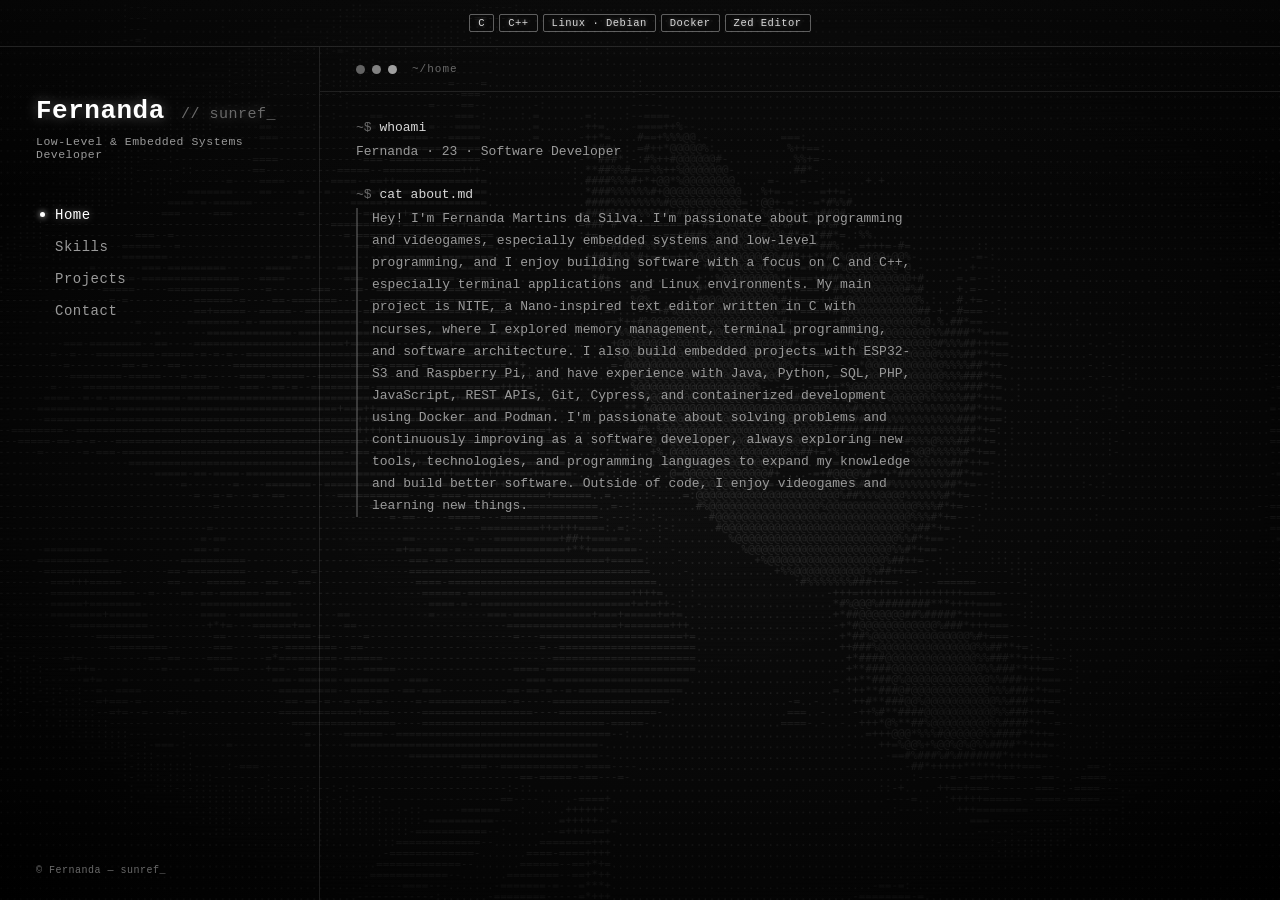
<file: docs/index.html>
<!doctype html>
<html lang="en">
	<head>
		<meta charset="UTF-8" />
		<meta name="viewport" content="width=device-width, initial-scale=1.0" />
		<title>sunref_ // Fernanda</title>
		<link rel="stylesheet" href="./css/main.css" />
	</head>
	<body>
		<div class="bg-ascii"></div>
		<div class="scanline"></div>
		<div class="scanline"></div>
		<div class="scanline"></div>

		<div class="frame">
			<div class="topbar">
				<div class="stack-badges">
					<span class="badge">C</span>
					<span class="badge">C++</span>
					<span class="badge">Linux · Debian</span>
					<span class="badge">Docker</span>
					<span class="badge">Zed Editor</span>
				</div>
			</div>

			<div class="layout">
				<aside class="sidebar">
					<div class="identity">
						<h1>
							Fernanda
							<span class="identity-tag">// sunref_</span>
						</h1>
						<p class="role">
							Low-Level &amp; Embedded Systems Developer
						</p>
					</div>

					<nav class="main-nav" id="main-nav">
						<button class="nav-item active" data-tab="home">
							<span class="nav-dot"></span>Home
						</button>
						<button class="nav-item" data-tab="skills">
							<span class="nav-dot"></span>Skills
						</button>
						<button class="nav-item" data-tab="projects">
							<span class="nav-dot"></span>Projects
						</button>
						<button class="nav-item" data-tab="contact">
							<span class="nav-dot"></span>Contact
						</button>
					</nav>

					<div class="sidebar-footer">
						<span>© Fernanda — sunref_</span>
					</div>
				</aside>

				<main class="stage">
					<!-- HOME -->
					<section class="tab-panel active" id="tab-home">
						<div class="stage-header">
							<span class="dot red"></span
							><span class="dot yellow"></span
							><span class="dot green"></span>
							<p class="stage-label">~/home</p>
						</div>
						<div class="stage-body">
							<p class="cmd">whoami</p>
							<p class="out">
								Fernanda · 23 · Software Developer
							</p>

							<p class="cmd">cat about.md</p>
							<p class="out about-text">
								Hey! I'm Fernanda Martins da Silva. I'm
								passionate about programming and videogames,
								especially embedded systems and low-level
								programming, and I enjoy building software with
								a focus on C and C++, especially terminal
								applications and Linux environments. My main
								project is NITE, a Nano-inspired text editor
								written in C with ncurses, where I explored
								memory management, terminal programming, and
								software architecture. I also build embedded
								projects with ESP32-S3 and Raspberry Pi, and
								have experience with Java, Python, SQL, PHP,
								JavaScript, REST APIs, Git, Cypress, and
								containerized development using Docker and
								Podman. I'm passionate about solving problems
								and continuously improving as a software
								developer, always exploring new tools,
								technologies, and programming languages to
								expand my knowledge and build better software.
								Outside of code, I enjoy videogames and learning
								new things.
							</p>
						</div>
					</section>

					<!-- SKILLS -->
					<section class="tab-panel" id="tab-skills">
						<div class="stage-header">
							<span class="dot red"></span
							><span class="dot yellow"></span
							><span class="dot green"></span>
							<p class="stage-label">~/skills</p>
						</div>
						<div class="stage-body">
							<div class="skills-layout">
								<div class="skills-col">
									<p class="cmd">cat stack.md</p>

									<div class="skill-bars">
										<div
											class="skill-bar"
											style="--level: 75%"
										>
											<div class="skill-bar-top">
												<span class="skill-name"
													>C</span
												>
												<span class="skill-pct"
													>75%</span
												>
											</div>
											<div class="skill-track">
												<div class="skill-fill"></div>
											</div>
										</div>

										<div
											class="skill-bar"
											style="--level: 50%"
										>
											<div class="skill-bar-top">
												<span class="skill-name"
													>C++</span
												>
												<span class="skill-pct"
													>50%</span
												>
											</div>
											<div class="skill-track">
												<div class="skill-fill"></div>
											</div>
										</div>

										<div
											class="skill-bar"
											style="--level: 60%"
										>
											<div class="skill-bar-top">
												<span class="skill-name"
													>Linux / Debian</span
												>
												<span class="skill-pct"
													>60%</span
												>
											</div>
											<div class="skill-track">
												<div class="skill-fill"></div>
											</div>
										</div>

										<div
											class="skill-bar"
											style="--level: 45%"
										>
											<div class="skill-bar-top">
												<span class="skill-name"
													>Bash / Shell / Python</span
												>
												<span class="skill-pct"
													>45%</span
												>
											</div>
											<div class="skill-track">
												<div class="skill-fill"></div>
											</div>
										</div>

										<div
											class="skill-bar"
											style="--level: 85%"
										>
											<div class="skill-bar-top">
												<span class="skill-name"
													>Git</span
												>
												<span class="skill-pct"
													>85%</span
												>
											</div>
											<div class="skill-track">
												<div class="skill-fill"></div>
											</div>
										</div>

										<div
											class="skill-bar"
											style="--level: 65%"
										>
											<div class="skill-bar-top">
												<span class="skill-name"
													>Docker</span
												>
												<span class="skill-pct"
													>65%</span
												>
											</div>
											<div class="skill-track">
												<div class="skill-fill"></div>
											</div>
										</div>

										<div
											class="skill-bar"
											style="--level: 70%"
										>
											<div class="skill-bar-top">
												<span class="skill-name"
													>Web Development</span
												>
												<span class="skill-pct"
													>70%</span
												>
											</div>
											<div class="skill-track">
												<div class="skill-fill"></div>
											</div>
										</div>

										<div
											class="skill-bar"
											style="--level: 45%"
										>
											<div class="skill-bar-top">
												<span class="skill-name"
													>QA</span
												>
												<span class="skill-pct"
													>45%</span
												>
											</div>
											<div class="skill-track">
												<div class="skill-fill"></div>
											</div>
										</div>

										<div
											class="skill-bar"
											style="--level: 50%"
										>
											<div class="skill-bar-top">
												<span class="skill-name"
													>SQL</span
												>
												<span class="skill-pct"
													>50%</span
												>
											</div>
											<div class="skill-track">
												<div class="skill-fill"></div>
											</div>
										</div>
									</div>
									<p class="skill-note">
										// levels are self-assessed, updated as
										I go
									</p>
								</div>

								<div class="skills-col">
									<p class="cmd">cat stack.conf</p>

									<div class="stack-groups">
										<div class="stack-group">
											<span class="stack-group-label"
												>languages</span
											>
											<div class="stack-badges">
												<span class="badge">C</span>
												<span class="badge">C++</span>
												<span class="badge"
													>Python</span
												>
												<span class="badge">Bash</span>
											</div>
										</div>
										<div class="stack-group">
											<span class="stack-group-label"
												>web / mobile</span
											>
											<div class="stack-badges">
												<span class="badge"
													>REST APIs</span
												>
												<span class="badge">MVC</span>
												<span class="badge"
													>Flutter</span
												>
												<span class="badge">Java</span>
												<span class="badge"
													>JavaScript</span
												>
												<span class="badge">PHP</span>
											</div>
										</div>
										<div class="stack-group">
											<span class="stack-group-label"
												>embedded</span
											>
											<div class="stack-badges">
												<span class="badge"
													>ESP32-S3</span
												>
												<span class="badge"
													>Raspberry Pi</span
												>
											</div>
										</div>
										<div class="stack-group">
											<span class="stack-group-label"
												>devops</span
											>
											<div class="stack-badges">
												<span class="badge"
													>Docker</span
												>
												<span class="badge"
													>Podman</span
												>
												<span class="badge">Git</span>
												<span class="badge">CI/CD</span>
											</div>
										</div>
										<div class="stack-group">
											<span class="stack-group-label"
												>qa</span
											>
											<div class="stack-badges">
												<span class="badge"
													>Cypress</span
												>
												<span class="badge"
													>Unit tests</span
												>
												<span class="badge"
													>E2E tests</span
												>
											</div>
										</div>
										<div class="stack-group">
											<span class="stack-group-label"
												>methods</span
											>
											<div class="stack-badges">
												<span class="badge">Scrum</span>
												<span class="badge"
													>Kanban</span
												>
											</div>
										</div>
										<div class="stack-group">
											<span class="stack-group-label"
												>env</span
											>
											<div class="stack-badges">
												<span class="badge"
													>Linux · Debian</span
												>
												<span class="badge"
													>Zed Editor</span
												>
											</div>
										</div>
									</div>
								</div>
							</div>
						</div>
					</section>

					<!-- PROJECTS -->
					<section class="tab-panel" id="tab-projects">
						<div class="stage-header">
							<span class="dot red"></span
							><span class="dot yellow"></span
							><span class="dot green"></span>
							<p class="stage-label">~/projects</p>
						</div>
						<div class="stage-body">
							<p class="cmd">ls -la projects/</p>

							<div class="project-list">
								<a
									class="project-card"
									href="https://github.com/Sunref/Final-Course-Project-NITE"
									target="_blank"
									rel="noopener"
								>
									<div class="project-card-top">
										<span class="project-name">NITE</span>
										<span class="project-arrow">→</span>
									</div>
									<p class="project-desc">
										Nano-Inspired Text Editor. Final course
										project: an accessible CLI-based
										text/code editor written entirely in C
										using the Ncurses library. If you would
										like to follow the project's progress,
										check out the official repository:
										github.com/Sunref/nite
									</p>
									<div class="project-tags">
										<span class="badge">C</span>
										<span class="badge">Ncurses</span>
										<span class="badge">CLI</span>
									</div>
									<span class="project-link"
										>github.com/Sunref/Final-Course-Project-NITE</span
									>
								</a>

								<div class="project-card no-link">
									<div class="project-card-top">
										<span class="project-name"
											>Boa Vista Tourism</span
										>
									</div>
									<p class="project-desc">
										Academic team project built as Scrum
										Master leading a multidisciplinary
										group. Developed a responsive admin
										dashboard in PHP, JavaScript and MariaDB
										for managing tourism equipment — running
										sprints, agile ceremonies and team
										integration — applies agile methodology
										and full-stack web development concepts.
									</p>
									<div class="project-tags">
										<span class="badge">PHP</span>
										<span class="badge">JavaScript</span>
										<span class="badge">MariaDB</span>
										<span class="badge">Scrum</span>
									</div>
									<span class="project-link"
										>academic project — no public
										repository</span
									>
								</div>

								<div class="project-card no-link">
									<div class="project-card-top">
										<span class="project-name"
											>Fire Detection System</span
										>
									</div>
									<p class="project-desc">
										Embedded system built on an ESP32-S3
										that combines environmental and
										detection sensors to evaluate conditions
										and estimate fire risk in real time —
										applies embedded systems, sensor
										integration and low-level programming
										concepts.
									</p>
									<div class="project-tags">
										<span class="badge">C</span>
										<span class="badge">ESP32-S3</span>
										<span class="badge">Sensors</span>
									</div>
									<span class="project-link"
										>in development — no public
										repository</span
									>
								</div>

								<div class="project-card no-link">
									<div class="project-card-top">
										<span class="project-name"
											>Finance Control System</span
										>
									</div>
									<p class="project-desc">
										Multi-user web system for personal
										finance, self-hosted on a Raspberry Pi 1
										and running 24/7. Handles installments,
										credit cards, savings and automated
										backups — applies Linux service
										administration and deployment concepts.
									</p>
									<div class="project-tags">
										<span class="badge">Python</span>
										<span class="badge">SQLite</span>
										<span class="badge">Raspberry Pi</span>
										<span class="badge">Linux</span>
									</div>
									<span class="project-link"
										>personal project — no public
										repository</span
									>
								</div>

								<a
									class="project-card"
									href="https://github.com/Sunref/Telegram-Class-Bot"
									target="_blank"
									rel="noopener"
								>
									<div class="project-card-top">
										<span class="project-name"
											>Telegram Class BOT</span
										>
										<span class="project-arrow">→</span>
									</div>
									<p class="project-desc">
										Embedded project in C++ running on a
										Raspberry Pi. Telegram API integration
										via HTTP requests with cURL, automating
										class notifications — applies embedded
										systems and client-server communication
										concepts.
									</p>
									<div class="project-tags">
										<span class="badge">C++</span>
										<span class="badge">Raspberry Pi</span>
										<span class="badge">cURL</span>
									</div>
									<span class="project-link"
										>github.com/Sunref/Telegram-Class-Bot</span
									>
								</a>

								<a
									class="project-card"
									href="https://github.com/Sunref/wearever"
									target="_blank"
									rel="noopener"
								>
									<div class="project-card-top">
										<span class="project-name"
											>wearever</span
										>
										<span class="project-arrow">→</span>
									</div>
									<p class="project-desc">
										Weather app built in Java following
										MVVM, with local persistence via SQLite.
										Integrates the OpenWeatherMap API
										through parallelized HTTP calls for city
										search and forecast data, with pure-Java
										utilities extracted for unit testability
										— applies mobile app architecture and
										API integration concepts.
									</p>
									<div class="project-tags">
										<span class="badge">Android</span>
										<span class="badge">Java</span>
										<span class="badge"
											>OpenWeatherMap API</span
										>
									</div>
									<span class="project-link"
										>github.com/Sunref/wearever</span
									>
								</a>

								<a
									class="project-card"
									href="https://github.com/Sunref/Greetique"
									target="_blank"
									rel="noopener"
								>
									<div class="project-card-top">
										<span class="project-name"
											>Greetique</span
										>
										<span class="project-arrow">→</span>
									</div>
									<p class="project-desc">
										An interactive card animation created
										with Raylib. The app displays colorful,
										animated balloons and stars along with a
										personalized message.
									</p>
									<div class="project-tags">
										<span class="badge">C</span>
										<span class="badge">Raylib</span>
										<span class="badge"
											>gif-h by charlietangora</span
										>
									</div>
									<span class="project-link"
										>github.com/Sunref/Greetique</span
									>
								</a>
							</div>

							<a
								class="all-projects-link"
								href="https://github.com/Sunref?tab=repositories"
								target="_blank"
								rel="noopener"
							>
								→ view all repositories on GitHub
							</a>
						</div>
					</section>

					<!-- CONTACT -->
					<section class="tab-panel" id="tab-contact">
						<div class="stage-header">
							<span class="dot red"></span
							><span class="dot yellow"></span
							><span class="dot green"></span>
							<p class="stage-label">~/contact</p>
						</div>
						<div class="stage-body">
							<p class="cmd">cat contact.md</p>

							<div class="social-section">
								<a
									class="social-item"
									href="https://github.com/Sunref"
									target="_blank"
									rel="noopener"
								>
									<span>GitHub</span>
								</a>
								<a
									class="social-item"
									href="https://linkedin.com/in/fernandamartsilva/"
									target="_blank"
									rel="noopener"
								>
									<span>LinkedIn</span>
								</a>
								<a
									class="social-item"
									href="mailto:martins.fernanda@protonmail.com"
								>
									<span>Email</span>
								</a>
							</div>

							<p class="out contact-note">
								Open to opportunities.
							</p>
						</div>
					</section>
				</main>
			</div>
		</div>

		<script src="./script/main.js"></script>
	</body>
</html>
</file>
<file: docs/css/main.css>
* {
	margin: 0;
	padding: 0;
	box-sizing: border-box;
}

:root {
	--green: #d8d8d8;
	--green-bright: #ffffff;
	--green-dim: #6a6a6a;
	--text-dim: #9a9a9a;
	--bg-0: #030303;
	--bg-1: #0a0a0a;
	--bg-2: #101010;
	--border: #ffffff26;
}

html,
body {
	height: 100%;
	height: 100dvh;
}

body {
	background-color: var(--bg-0);
	font-family: "JetBrains Mono", "Fira Code", "Consolas", "Courier New", monospace;
	color: var(--text-dim);
	overflow: hidden;
}

/* ============================================================
   ASCII BACKGROUND
   ============================================================ */
.bg-ascii {
	position: fixed;
	inset: 0;
	z-index: 0;
	pointer-events: none;
	background-image: url("../images/ascii-art.png");
	background-repeat: no-repeat;
	background-position: center;
	background-size: cover;
	filter: invert(1) grayscale(1) contrast(1.05);
	opacity: 0.14;
	mix-blend-mode: screen;
}

@media (max-width: 800px) {
	.bg-ascii {
		background-position: center 30%;
		background-size: cover;
		opacity: 0.1;
	}
}

body::before {
	content: "";
	position: fixed;
	inset: 0;
	background: radial-gradient(
		ellipse at center,
		rgba(255, 255, 255, 0.05) 0%,
		rgba(0, 0, 0, 0.85) 100%
	);
	pointer-events: none;
	z-index: 1;
}

.scanline {
	position: fixed;
	inset: 0;
	pointer-events: none;
	z-index: 2;
	background: repeating-linear-gradient(
		0deg,
		rgba(0, 0, 0, 0.1) 0px,
		rgba(0, 0, 0, 0.1) 1px,
		transparent 2px,
		transparent 4px
	);
	opacity: 0.5;
}

/* ============================================================
   FRAME — substitui a "janela" antiga por um contorno full-screen
   ============================================================ */
.frame {
	position: fixed;
	inset: 0;
	z-index: 3;
	display: flex;
	flex-direction: column;
	overflow: hidden;
	background: linear-gradient(180deg, rgba(255, 255, 255, 0.02), transparent 200px);
}

.topbar {
	flex: 0 0 auto;
	display: flex;
	align-items: center;
	justify-content: center;
	padding: 14px 24px;
	border-bottom: 1px solid rgba(255, 255, 255, 0.12);
}

.topbar .stack-badges {
	justify-content: center;
}

.layout {
	flex: 1 1 auto;
	display: flex;
	min-height: 0;
}

/* ============================================================
   SIDEBAR
   ============================================================ */
.sidebar {
	flex: 0 0 320px;
	display: flex;
	flex-direction: column;
	padding: 48px 36px 24px;
	border-right: 1px solid rgba(255, 255, 255, 0.1);
}

.identity h1 {
	color: var(--green-bright);
	font-size: 26px;
	font-weight: 700;
	letter-spacing: 0.5px;
	text-shadow: 0 0 14px rgba(255, 255, 255, 0.35);
	line-height: 1.3;
}

.identity-tag {
	color: var(--green-dim);
	font-size: 15px;
	font-weight: 400;
}

.role {
	margin-top: 6px;
	font-size: 11.5px;
	color: var(--text-dim);
	letter-spacing: 0.5px;
}

.main-nav {
	margin-top: 40px;
	display: flex;
	flex-direction: column;
	gap: 4px;
}

.nav-item {
	background: none;
	border: none;
	text-align: left;
	font-family: inherit;
	font-size: 14px;
	color: var(--text-dim);
	padding: 6px 4px;
	cursor: pointer;
	display: flex;
	align-items: center;
	gap: 10px;
	letter-spacing: 0.5px;
	transition:
		color 0.15s,
		transform 0.15s;
}

.nav-dot {
	width: 5px;
	height: 5px;
	border-radius: 50%;
	background: transparent;
	flex-shrink: 0;
	transition: background 0.15s;
}

.nav-item:hover {
	color: var(--green-bright);
	transform: translateX(2px);
}

.nav-item.active {
	color: var(--green-bright);
	text-shadow: 0 0 8px rgba(255, 255, 255, 0.4);
}

.nav-item.active .nav-dot {
	background: var(--green-bright);
	box-shadow: 0 0 6px var(--green-bright);
}

.sidebar-footer {
	margin-top: auto;
	font-size: 10px;
	color: var(--green-dim);
	letter-spacing: 0.5px;
}

/* ============================================================
   STAGE — área de conteúdo das abas
   ============================================================ */
.stage {
	flex: 1 1 auto;
	display: flex;
	flex-direction: column;
	min-width: 0;
	min-height: 0;
}

.tab-panel {
	display: none;
	flex-direction: column;
	flex: 1 1 auto;
	min-height: 0;
}

.tab-panel.active {
	display: flex;
}

.stage-header {
	flex: 0 0 auto;
	display: flex;
	align-items: center;
	gap: 7px;
	padding: 16px 36px;
	border-bottom: 1px solid rgba(255, 255, 255, 0.1);
}

.dot {
	width: 9px;
	height: 9px;
	border-radius: 50%;
	opacity: 0.7;
}
.dot.red {
	background: #8a8a8a;
}
.dot.yellow {
	background: #b5b5b5;
}
.dot.green {
	background: #e0e0e0;
}

.stage-label {
	margin-left: 8px;
	font-size: 11px;
	color: var(--green-dim);
	letter-spacing: 1px;
}

.stage-body {
	flex: 1 1 auto;
	overflow-y: auto;
	padding: 28px 36px 40px;
	scrollbar-width: thin;
	scrollbar-color: var(--green-dim) transparent;
}
.stage-body::-webkit-scrollbar {
	width: 6px;
}
.stage-body::-webkit-scrollbar-thumb {
	background: var(--green-dim);
	border-radius: 3px;
}

.cmd {
	color: var(--green);
	font-size: 13px;
	margin-bottom: 6px;
}
.cmd::before {
	content: "~$ ";
	color: var(--green-dim);
}

.out {
	color: var(--text-dim);
	font-size: 13px;
	line-height: 1.7;
	margin-bottom: 24px;
}

.about-text {
	max-width: 560px;
	border-left: 2px solid rgba(255, 255, 255, 0.2);
	padding-left: 14px;
}

.contact-note {
	color: var(--green-dim);
	font-size: 12px;
}

/* ============================================================
   BADGES
   ============================================================ */
.stack-badges,
.project-tags {
	display: flex;
	flex-wrap: wrap;
	gap: 5px;
}

.badge {
	background: transparent;
	color: var(--green);
	font-size: 10.5px;
	padding: 2px 8px;
	border-radius: 2px;
	border: 1px solid rgba(255, 255, 255, 0.35);
	letter-spacing: 0.5px;
	text-shadow: 0 0 5px rgba(255, 255, 255, 0.35);
}

/* ============================================================
   SKILL BARS
   ============================================================ */
.skill-bars {
	display: flex;
	flex-direction: column;
	gap: 18px;
	max-width: 480px;
	margin-top: 20px;
}

.skill-bar-top {
	display: flex;
	justify-content: space-between;
	font-size: 12.5px;
	margin-bottom: 6px;
}

.skill-name {
	color: var(--text-dim);
	letter-spacing: 0.5px;
}

.skill-pct {
	color: var(--green);
}

.skill-track {
	height: 6px;
	background: rgba(255, 255, 255, 0.08);
	border: 1px solid rgba(255, 255, 255, 0.2);
	border-radius: 3px;
	overflow: hidden;
}

.skill-fill {
	height: 100%;
	width: 0%;
	background: linear-gradient(90deg, var(--green-dim), var(--green-bright));
	box-shadow: 0 0 8px rgba(255, 255, 255, 0.5);
	border-radius: 3px;
	transition: width 1.1s cubic-bezier(0.16, 1, 0.3, 1);
}

.skill-bar.in-view .skill-fill {
	width: var(--level);
}

.skill-note {
	margin-top: 22px;
	font-size: 11px;
	color: var(--green-dim);
}

.skills-layout {
	display: grid;
	grid-template-columns: minmax(0, 480px) minmax(0, 1fr);
	gap: 48px;
	align-items: start;
}

.skills-col {
	min-width: 0;
}

.stack-groups {
	display: flex;
	flex-direction: column;
	gap: 14px;
	max-width: 480px;
	margin-top: 16px;
}

.stack-group-label {
	display: block;
	color: var(--text-dim);
	font-size: 12px;
	letter-spacing: 0.5px;
	margin-bottom: 6px;
}

/* ============================================================
   PROJECTS
   ============================================================ */
.project-list {
	display: flex;
	flex-direction: column;
	gap: 14px;
	margin-top: 18px;
	max-width: 640px;
}

.project-card {
	display: block;
	border: 1px solid rgba(255, 255, 255, 0.25);
	border-radius: 3px;
	padding: 16px 18px;
	text-decoration: none;
	transition:
		border-color 0.15s,
		box-shadow 0.15s,
		transform 0.15s;
}

.project-card:hover {
	border-color: rgba(255, 255, 255, 0.6);
	box-shadow: 0 0 16px rgba(255, 255, 255, 0.15);
	transform: translateX(3px);
}

.project-card-top {
	display: flex;
	justify-content: space-between;
	align-items: center;
	margin-bottom: 8px;
}

.project-name {
	color: var(--green-bright);
	font-size: 14px;
	font-weight: 700;
	text-shadow: 0 0 8px rgba(255, 255, 255, 0.35);
}

.project-arrow {
	color: var(--green-dim);
	transition: transform 0.15s;
}
.project-card:hover .project-arrow {
	transform: translateX(3px);
	color: var(--green-bright);
}

.project-desc {
	font-size: 12.5px;
	line-height: 1.6;
	color: var(--text-dim);
	margin-bottom: 10px;
}

.project-link {
	display: block;
	margin-top: 10px;
	font-size: 11px;
	color: var(--green-dim);
}

.all-projects-link {
	display: inline-block;
	margin-top: 20px;
	font-size: 12px;
	color: var(--green);
	text-decoration: none;
	border-bottom: 1px dashed rgba(255, 255, 255, 0.4);
	padding-bottom: 2px;
}
.all-projects-link:hover {
	color: var(--green-bright);
}

/* ============================================================
   CONTACT
   ============================================================ */
.social-section {
	display: flex;
	gap: 8px;
	flex-wrap: wrap;
	margin-top: 18px;
	margin-bottom: 20px;
}

.social-item {
	background: transparent;
	border: 1px solid rgba(255, 255, 255, 0.3);
	border-radius: 2px;
	padding: 8px 16px;
	font-size: 12.5px;
	cursor: pointer;
	color: var(--green);
	text-decoration: none;
	text-shadow: 0 0 5px rgba(255, 255, 255, 0.35);
	transition:
		border-color 0.15s,
		box-shadow 0.15s;
}
.social-item:hover {
	border-color: rgba(255, 255, 255, 0.7);
	box-shadow: 0 0 10px rgba(255, 255, 255, 0.25);
}

/* ============================================================
   RESPONSIVO
   ============================================================ */
/* ============================================================
   RESPONSIVO — TABLET / MOBILE (≤ 800px)
   ============================================================ */
@media (max-width: 800px) {
	body {
		overflow-y: auto;
		overflow-x: hidden;
	}
	.frame {
		position: relative;
		inset: 0;
		min-height: 100dvh;
	}
	.topbar {
		padding: 10px 16px;
	}
	.topbar .stack-badges {
		flex-wrap: wrap;
		gap: 5px;
	}
	.layout {
		flex-direction: column;
	}
	.sidebar {
		flex: none;
		padding: 26px 22px 18px;
		border-right: none;
		border-bottom: 1px solid rgba(255, 255, 255, 0.1);
	}
	.main-nav {
		margin-top: 22px;
		flex-direction: row;
		flex-wrap: wrap;
		gap: 8px 18px;
	}
	.sidebar-footer {
		margin-top: 18px;
	}
	.identity h1 {
		font-size: 21px;
	}
	.role {
		font-size: 11px;
	}
	.stage-header {
		padding: 14px 22px;
	}
	.stage-body {
		padding: 20px 22px 32px;
		overflow-y: visible;
	}
	.skill-bars,
	.stack-groups,
	.project-list {
		max-width: 100%;
	}
	.skills-layout {
		grid-template-columns: minmax(0, 1fr);
		gap: 28px;
	}
	.about-text {
		max-width: 100%;
	}
	.social-section {
		gap: 8px;
	}
}

/* ============================================================
   RESPONSIVO — CELULARES PEQUENOS (≤ 480px)
   ============================================================ */
@media (max-width: 480px) {
	.topbar {
		padding: 8px 12px;
	}
	.topbar .badge {
		font-size: 9px;
		padding: 2px 6px;
	}
	.sidebar {
		padding: 20px 16px 16px;
	}
	.identity h1 {
		font-size: 19px;
	}
	.identity-tag {
		font-size: 12px;
	}
	.role {
		font-size: 10.5px;
	}
	.main-nav {
		margin-top: 18px;
		gap: 6px 14px;
	}
	.nav-item {
		font-size: 13px;
		padding: 4px 2px;
	}
	.sidebar-footer {
		font-size: 9px;
	}
	.stage-header {
		padding: 12px 16px;
		gap: 5px;
	}
	.stage-label {
		font-size: 10px;
	}
	.stage-body {
		padding: 16px 16px 28px;
	}
	.cmd,
	.out {
		font-size: 12px;
	}
	.about-text {
		padding-left: 10px;
	}
	.stack-badges,
	.project-tags {
		gap: 4px;
	}
	.badge {
		font-size: 9.5px;
		padding: 2px 6px;
	}
	.skill-bars {
		gap: 16px;
		margin-top: 16px;
	}
	.skill-bar-top {
		font-size: 11.5px;
	}
	.project-card {
		padding: 13px 14px;
	}
	.project-name {
		font-size: 13px;
	}
	.project-desc {
		font-size: 12px;
	}
	.social-item {
		font-size: 12px;
		padding: 7px 13px;
	}
	.dot {
		width: 8px;
		height: 8px;
	}
}
</file>
